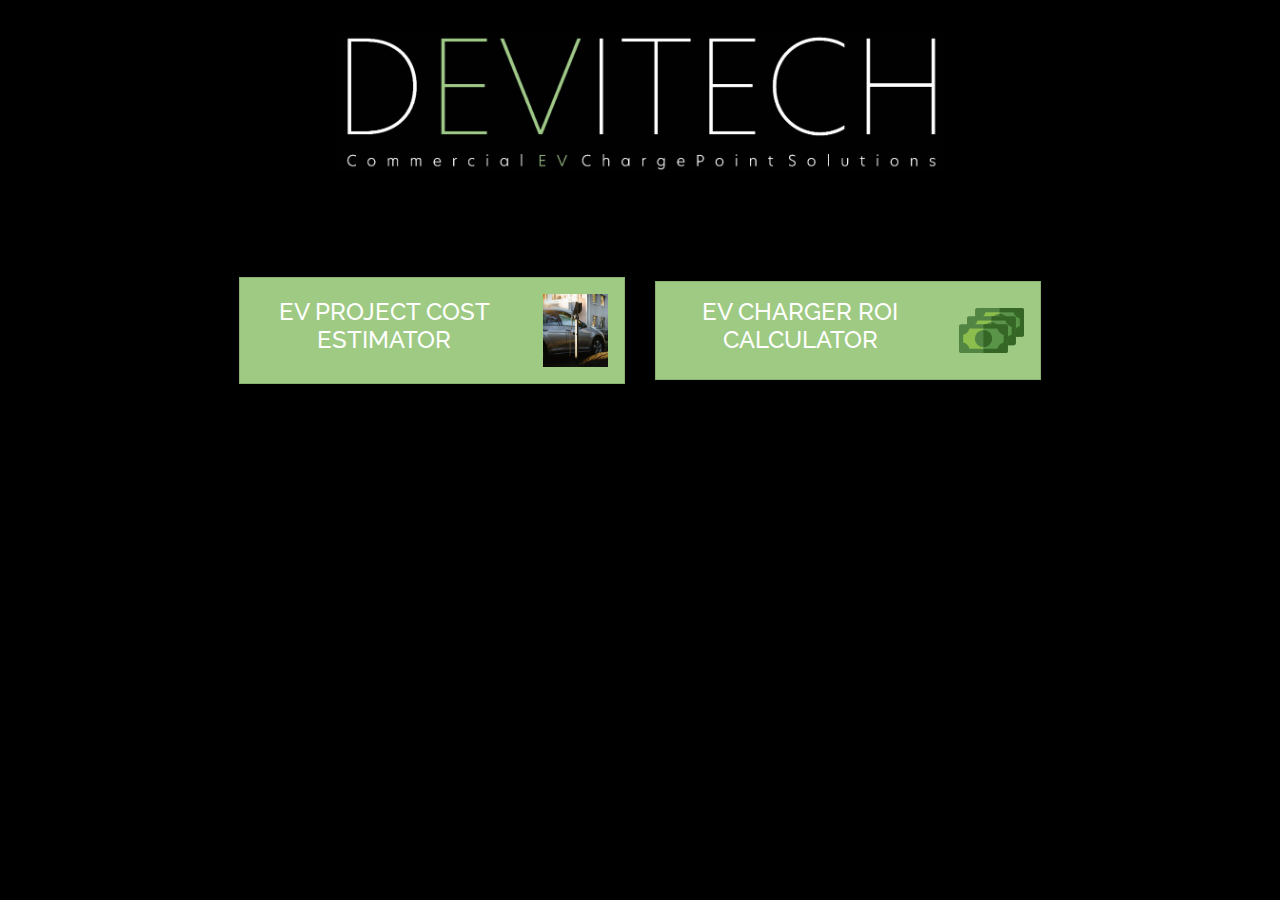
<file: index.html>
<!DOCTYPE html>
<html lang="en">

<head>
    <meta charset="UTF-8"/>
    <meta content="width=device-width, user-scalable=no, initial-scale=1.0, maximum-scale=1.0, minimum-scale=1.0"
          name="viewport"/>
    <meta content="ie=edge" http-equiv="X-UA-Compatible"/>
    <title>Commercial EV Project Estimator</title>

    <link crossorigin="anonymous" href="https://stackpath.bootstrapcdn.com/bootstrap/4.3.1/css/bootstrap.min.css"
          integrity="sha384-ggOyR0iXCbMQv3Xipma34MD+dH/1fQ784/j6cY/iJTQUOhcWr7x9JvoRxT2MZw1T" rel="stylesheet"/>

    <link href="./styling.css" rel="stylesheet"/>
</head>

<!-- 
1./ New logo as attached on all pages (no outline)
2./ Boxes bigger on first page square to fill
3./ Better picture on ROI Calculator box
4,/ Boxes on left of EV Calculator more square (wall mounted etc) to fill
5./ visit our awesome site.. change to visit our website and must be devitech (lower case)
6./ New logo in EV ROI at top
7./ Follow out socials same as 5
8./ "Estimated Vehilees to charge fully a day" to change to "Estimated Vehicles to charge per day" -->


<body>
<div class="container-fluid">
    <div class="row p-3">
        <div class="col-md-12 my-3">
            <h1 class="text-center">
                <img src="./New_logo.jpeg" alt="logo" class="img-fluid w-50">
            </h1>
        </div>
    </div>
    <div class="mainDiv">
        <div class="row p-3 d-flex justify-content-center align-items-center mt-5">
            <div class="col-4">
                <div class="card w-100  p-3 bg-green cal1">
                
                    <div class="row">
                        <div class="col-9 text-center" style="display: flex;
    justify-content: center;
    align-items: center;">
                            <h4>EV PROJECT COST ESTIMATOR</h1>
                        </div>
                        <div class="col-3">
                            <img alt="svg" src="./svg/Easee Stand.jpg" class="img-fluid" width="65"/>
                        </div>
                    </div>
            </div>
            </div>
            <div class="col-4" id="roiCalculator">
                <div class="card w-100  p-3 bg-green cal2">
                
                    <div class="row">
                        <div class="col-9 text-center" style="display: flex;
                        justify-content: center;
                        align-items: center;">
                            <h4>EV CHARGER ROI CALCULATOR</h1>
                        </div>
                        <div class="col-3" >
                            <img alt="svg" src="./svg/money1 (20).svg" class="img-fluid" width="100"/>
                        </div>
                    </div>
            </div>
            </div>
            
        </div>
    </div>
        
        
    </div>
</div>

<script crossorigin="anonymous"
        integrity="sha256-CSXorXvZcTkaix6Yvo6HppcZGetbYMGWSFlBw8HfCJo="
        src="https://code.jquery.com/jquery-3.4.1.min.js"></script>

<script crossorigin="anonymous"
        integrity="sha384-JjSmVgyd0p3pXB1rRibZUAYoIIy6OrQ6VrjIEaFf/nJGzIxFDsf4x0xIM+B07jRM"
        src="https://stackpath.bootstrapcdn.com/bootstrap/4.3.1/js/bootstrap.min.js"></script>


<script src="./logic.js"></script>
</body>

</html>
</file>
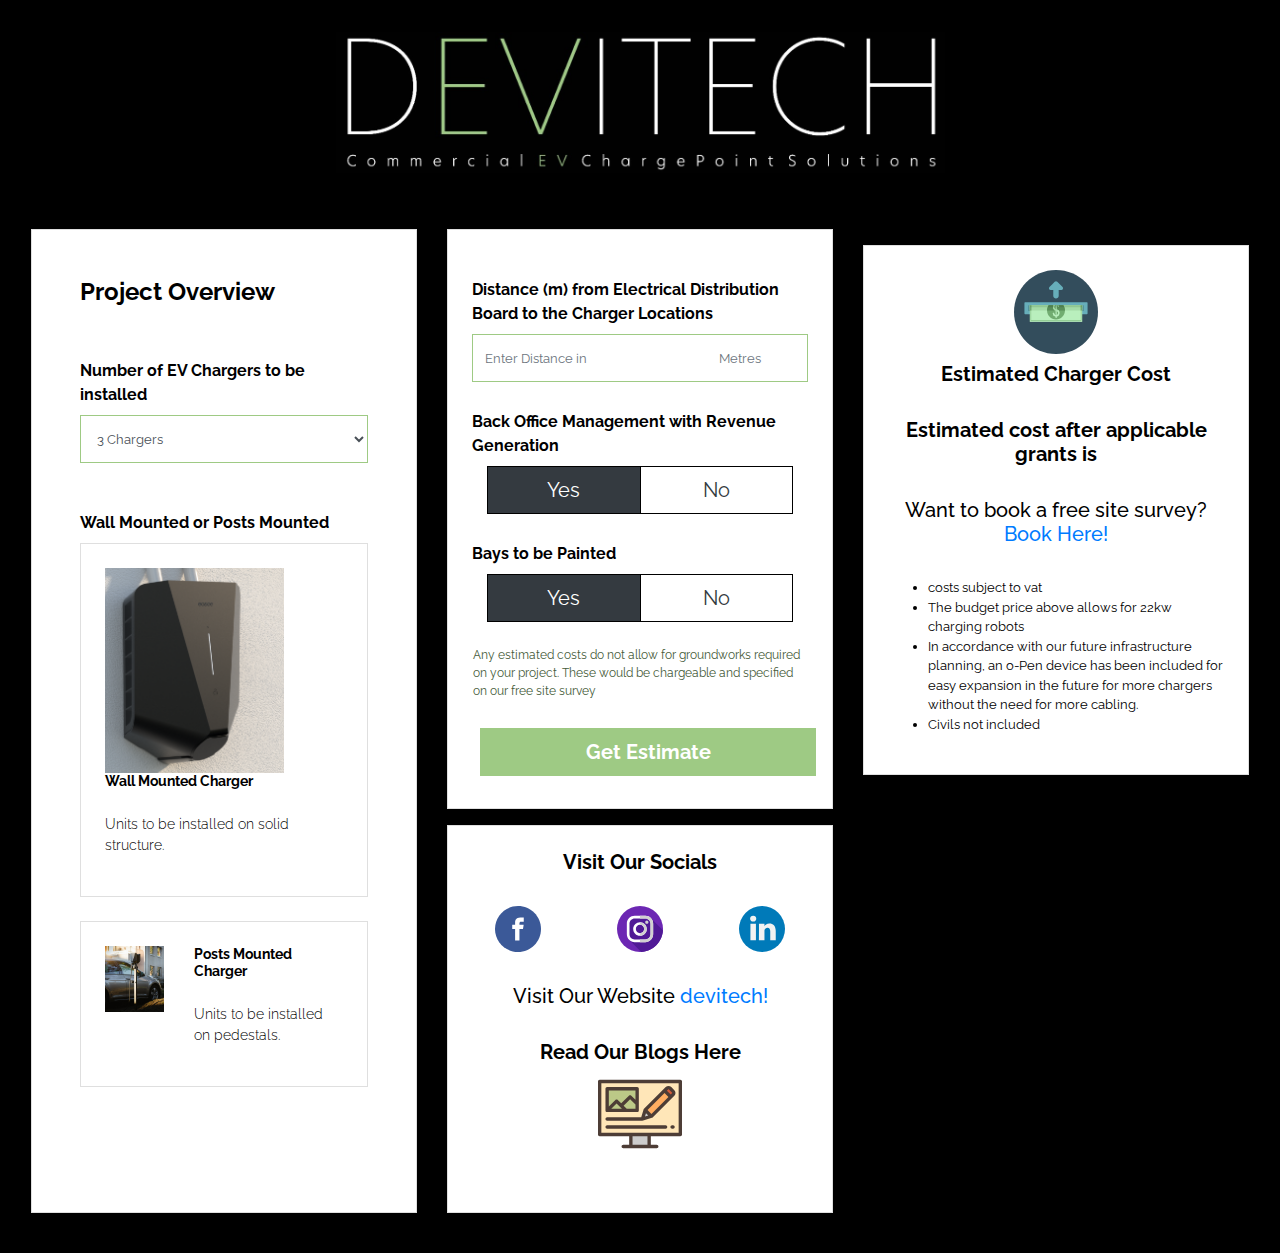
<file: calculator1.html>
<!DOCTYPE html>
<html lang="en">

    <head>
        <meta charset="UTF-8"/>
        <meta content="width=device-width, user-scalable=no, initial-scale=1.0,
            maximum-scale=1.0, minimum-scale=1.0"
            name="viewport"/>
        <meta content="ie=edge" http-equiv="X-UA-Compatible"/>
        <title>Commercial EV Project Estimator</title>

        <link crossorigin="anonymous"
            href="https://stackpath.bootstrapcdn.com/bootstrap/4.3.1/css/bootstrap.min.css"
            integrity="sha384-ggOyR0iXCbMQv3Xipma34MD+dH/1fQ784/j6cY/iJTQUOhcWr7x9JvoRxT2MZw1T"
            rel="stylesheet"/>

        <link href="./styling.css" rel="stylesheet"/>
    </head>

    <body>
        <div class="container-fluid">
            <div class="row p-3">
                <div class="col-md-12 my-3">
                    <h1 class="text-center">
                        <img src="./New_logo.jpeg" alt="logo" class="img-fluid
                            w-50">
                    </h1>
                </div>
            </div>

            <div class="calculator1">
                <div class="row p-3">



                    <div class="col-md-4 col-lg-4 mb-4 d-flex">
                        <div class="card w-100 p-5 card w-100 -bottom">
                            <div id="part-1">
                                <h4 class="bold mb-5">Project Overview</h4>


                                <div class="row">
                                    <div class="col-md-12 mt-1">
                                        <label for="evChargers">Number of EV
                                            Chargers to be installed</label>
                                        <select class="form-control"
                                            id="evChargers" name="evChargers">
                                            <option value="1">1 Charger</option>
                                            <option value="2">2 Chargers</option>
                                            <option value="3" selected>3
                                                Chargers</option>
                                            <option value="4">4 Chargers</option>
                                            <option value="5">5 Chargers</option>
                                            <option value="6">6 Chargers</option>
                                            <option value="7">7 Chargers</option>
                                            <option value="8">8 Chargers</option>
                                        </select>

                                        <br/>
                                        </div>
                                    </div>

                                    <input id="typeOfCharger" type="hidden"
                                        value="0" />

                                    <label class="mt-4">Wall Mounted or Posts
                                        Mounted</label>
                                    <div class="row">
                                        <div class="col-md-12">
                                            <div class="card w-100 h-100 p-4
                                                constructionOption align-cente"
                                                id="newConstruction">
                                                <div class="row">
                                                    <div class="col-md-12">
                                                        <img alt="img"
                                                            class="img-fluid
                                                            w-75"
                                                            src="./svg/Easee%20wall.png"
                                                            />
                                                    </div>
                                                    <div class="col-md-12">
                                                        <h6 class="headline">Wall
                                                            Mounted Charger</h6>
                                                        <p class="desc mt-4">
                                                            Units to be
                                                            installed on solid
                                                            structure.
                                                        </p>
                                                    </div>
                                                </div>
                                            </div>
                                        </div>
                                        <br>
                                        <div class="col-md-12 mt-4">
                                            <div class="card w-100 h-100 p-4
                                                constructionOption"
                                                id="garageUpdate">
                                                <div class="row">
                                                    <div class="col-md-4">
                                                        <img alt="img"
                                                            class="img-responsive
                                                            w-100"
                                                            src="./svg/Easee%20Stand.jpg"/>
                                                    </div>
                                                    <div class="col-md-8">
                                                        <h6 class="headline">Posts
                                                            Mounted Charger</h6>
                                                        <p class="desc mt-4">
                                                            Units to be
                                                            installed on
                                                            pedestals.
                                                        </p>
                                                    </div>
                                                </div>
                                            </div>
                                        </div>
                                    </div>


                                </div>
                            </div>
                        </div>
                        <div class="col-md-4 col-lg-4 mb-4">
                            <div class="card w-100 card w-100 -top p-4">
                                <div class="row mt-4">

                                    <div class="col-md-12">
                                        <label for="squareFootage">Distance (m)
                                            from Electrical Distribution Board
                                            to the Charger
                                            Locations</label>

                                        <input class="form-control"
                                            id="squareFootage"
                                            name="squareFootage"
                                            placeholder="Enter Distance in
                                            Metres" type="number">
                                    </div>
                                </div>



                                <div class="row mt-4">
                                    <div class="col-md-12 mt-1">
                                        <label>Back Office Management with
                                            Revenue Generation</label>
                                        <div class="btn-group btn-group-toggle
                                            btn-group-lg col-md-12"
                                            data-toggle="buttons">
                                            <label class="btn btn-outline-dark
                                                w-100 active" id="backYes">
                                                <input autocomplete="off"
                                                    checked class="col-md-12"
                                                    name="backs" type="radio"
                                                    value="yes"/>
                                                Yes
                                            </label>
                                            <label class="btn btn-outline-dark
                                                w-100" id="backNo">
                                                <input autocomplete="off"
                                                    class="col-md-12"
                                                    name="backs" type="radio"
                                                    value="no"/>
                                                No
                                            </label>

                                        </div>
                                    </div>
                                </div>


                                <div class="row mt-4">
                                    <div class="col-md-12 mt-1">
                                        <label>Bays to be Painted</label>
                                        <div class="btn-group btn-group-toggle
                                            btn-group-lg col-md-12"
                                            data-toggle="buttons">
                                            <label class="btn btn-outline-dark
                                                active w-100" id="bayYes">
                                                <input autocomplete="off"
                                                    checked class="col-md-12"
                                                    name="bay" type="radio"
                                                    value="yes"/>
                                                Yes
                                            </label>
                                            <label class="btn btn-outline-dark
                                                w-100" id="bayNo">
                                                <input autocomplete="off"
                                                    class="col-md-12" name="bay"
                                                    type="radio"
                                                    value="no"/>
                                                No
                                            </label>
                                        </div>
                                    </div>


                                    <div class="col-md-12 mt-4 pl-3">
                                        <p style="font-size: 12px;color:
                                            #465b39">Any estimated costs do not
                                            allow for groundworks required on
                                            your project. These would be
                                            chargeable and specified on our free
                                            site survey</p>
                                    </div>
                                </div>

                                <div class="row mt-1">
                                    <div class="col-md-12">
                                        <button class="m-2 btn btn-success
                                            btn-lg btn-block" id="modalOpen"
                                            type="button">
                                            Get Estimate
                                        </button>
                                    </div>




                                    <!-- Modal -->

                                </div>
                            </div>
                            <div class="card w-100 p-4 mt-3">
                                <div class="row">

                                    <div class="col-md-12">
                                        <h5 class="bold text-center">Visit Our
                                            Socials</h5>
                                        <br>
                                        <div class="row">
                                            <div class="col-md-4">
                                                <h6 class="text-center">
                                                    <a
                                                        href="https://www.facebook.com/Devitech-106582868863395"
                                                        target="_blank">
                                                        <img src="./svg/fb.svg"
                                                            alt="fb"
                                                            class="img-fluid
                                                            w-50">
                                                    </a>
                                                </h6>
                                            </div>
                                            <div class="col-md-4">
                                                <h6 class="text-center">
                                                    <a
                                                        href="https://www.instagram.com/devitech.ev/"
                                                        target="_blank">
                                                        <img
                                                            src="./svg/insta.svg"
                                                            alt="fb"
                                                            class="img-fluid
                                                            w-50">
                                                    </a>
                                                </h6>
                                            </div>
                                            <div class="col-md-4">
                                                <h6 class="text-center">
                                                    <a
                                                        href="https://www.linkedin.com/company/devitech-part-of-the-darcy-group/"
                                                        target="_blank">
                                                        <img
                                                            src="./svg/linkedin.svg"
                                                            alt="fb"
                                                            class="img-fluid
                                                            w-50">
                                                    </a>
                                                </h6>
                                            </div>
                                        </div>

                                        <br>
                                        <h5 class="text-center">Visit Our
                                            Website <a
                                                href="https://devitech.co.uk/">devitech!</a></h5>
                                        <br>
                                        <h5 class="bold text-center">Read Our
                                            Blogs Here</h5>
                                        <h6 class="text-center">
                                            <a
                                                href="https://devitech.co.uk/blog"
                                                target="_blank">
                                                <img src="./svg/blog.svg"
                                                    alt="fb" class="img-fluid
                                                    w-25">
                                            </a>
                                        </h6>


                                        <br>
                                    </div>
                                </div>
                            </div>
                        </div>
                        <div class="col-md-4 col-lg-4 mb-4 sticky-top"
                            id="resultsDiv">
                            <div class="card w-100 p-4 mt-3">
                                <div class="row">

                                    <div class="col-md-12">
                                        <h1 class="text-center"><img alt="svg"
                                                src="./money.svg"
                                                class="img-fluid w-25"/></h1>
                                        <h5 class="bold text-center">Estimated
                                            Charger Cost</h5>
                                        <h3 class="big gold text-center"
                                            id="estimatedConstructionCost"></h3>
                                        <br>
                                        <h5 class="bold text-center">Estimated
                                            cost after applicable grants is</h5>
                                        <h3 class="big gold text-center"
                                            id="estimatedConstructionCostWithGrant"></h3>
                                        <br>
                                        <h5 class="text-center">Want to book a
                                            free site survey? <a
                                                href="https://devitech.co.uk/free-site-survey">Book
                                                Here!</a></h5>
                                        <br>
                                        <ul style="font-size: 13px">
                                            <li>costs subject to vat</li>
                                            <li>The budget price above allows
                                                for 22kw charging robots</li>
                                            <li>In accordance with our future
                                                infrastructure planning, an
                                                o-Pen device has been included
                                                for easy expansion in the future
                                                for more chargers without the
                                                need for more cabling.
                                            </li>
                                            <li>Civils not included</li>
                                        </ul>
                                    </div>
                                </div>
                            </div>





                        </div>
                    </div>
                </div>
                <div aria-hidden="true" aria-labelledby="exampleModalLabel"
                    class="modal fade" id="exampleModal"
                    role="dialog" tabindex="-1">
                    <div class="modal-dialog modal-dialog-scrollable"
                        role="document">
                        <div class="modal-content">
                            <div class="modal-header">
                                <h5 class="modal-title" id="exampleModalLabel">
                                    Company Information
                                </h5>
                                <button aria-label="Close" class="close"
                                    data-dismiss="modal" type="button">
                                    <span aria-hidden="true">&times;</span>
                                </button>
                            </div>
                            <div class="modal-body">
                                <form id="companyInfoForm">
                                    <div class="form-group">
                                        <label for="textName">Name</label>
                                        <input aria-describedby="emailHelp"
                                            class="form-control" id="textName"
                                            placeholder="Enter Name"
                                            type="text">
                                    </div>
                                    <div class="form-group">
                                        <label for="textEmail">Email Address</label>
                                        <input class="form-control"
                                            id="textEmail" placeholder="Enter
                                            Email Address"
                                            type="email">
                                        <small class="form-text text-muted"
                                            id="emailHelp">We'll never share
                                            your email with anyone else.</small>
                                    </div>
                                    <div class="form-group">
                                        <label for="textContact">Contact</label>
                                        <input class="form-control"
                                            id="textContact" placeholder="Enter
                                            Contact Number"
                                            type="text">
                                    </div>
                                    <div class="form-group">
                                        <label for="textIndustry">Industry</label>
                                        <select class="form-control"
                                            id="textIndustry">
                                            <option value="Offices" selected>Offices</option>
                                            <option value="Hotels">Hotels</option>
                                            <option value="Leisure">Leisure</option>
                                            <option value="Manufacturing">Manufacturing</option>
                                            <option value="Golf Courses">Golf
                                                courses</option>
                                            <option value="Retail">Retail</option>
                                            <option value="Car Park Operator">Car
                                                Park Operator</option>
                                            <option value="Gyms/Spa">Gyms / Spa</option>
                                            <option value="Construction">Construction</option>
                                            <option value="Rail">Rail</option>
                                            <option value="Restaurant">Restaurant</option>
                                            <option value="Other">Other</option>
                                        </select>
                                    </div>
                                    <div class="form-group">
                                        <label for="noEmployees">Number of
                                            Employees</label>
                                        <input class="form-control"
                                            id="noEmployees" placeholder="Enter
                                            Number of Employees"
                                            type="number">
                                    </div>

                                </form>
                            </div>
                            <div class="modal-footer">
                                <button class="btn btn-secondary"
                                    data-dismiss="modal" type="button">
                                    Close
                                </button>
                                <button class="btn btn-secondary" id="btnSave"
                                    type="button">
                                    Get Result!
                                </button>
                            </div>
                        </div>
                    </div>
                </div>



            </div>
        </div>

        <script crossorigin="anonymous"
            integrity="sha256-CSXorXvZcTkaix6Yvo6HppcZGetbYMGWSFlBw8HfCJo="
            src="https://code.jquery.com/jquery-3.4.1.min.js"></script>

        <script crossorigin="anonymous"
            integrity="sha384-JjSmVgyd0p3pXB1rRibZUAYoIIy6OrQ6VrjIEaFf/nJGzIxFDsf4x0xIM+B07jRM"
            src="https://stackpath.bootstrapcdn.com/bootstrap/4.3.1/js/bootstrap.min.js"></script>
        <script src="./logic.js"></script>
    </body>

</html>
</file>
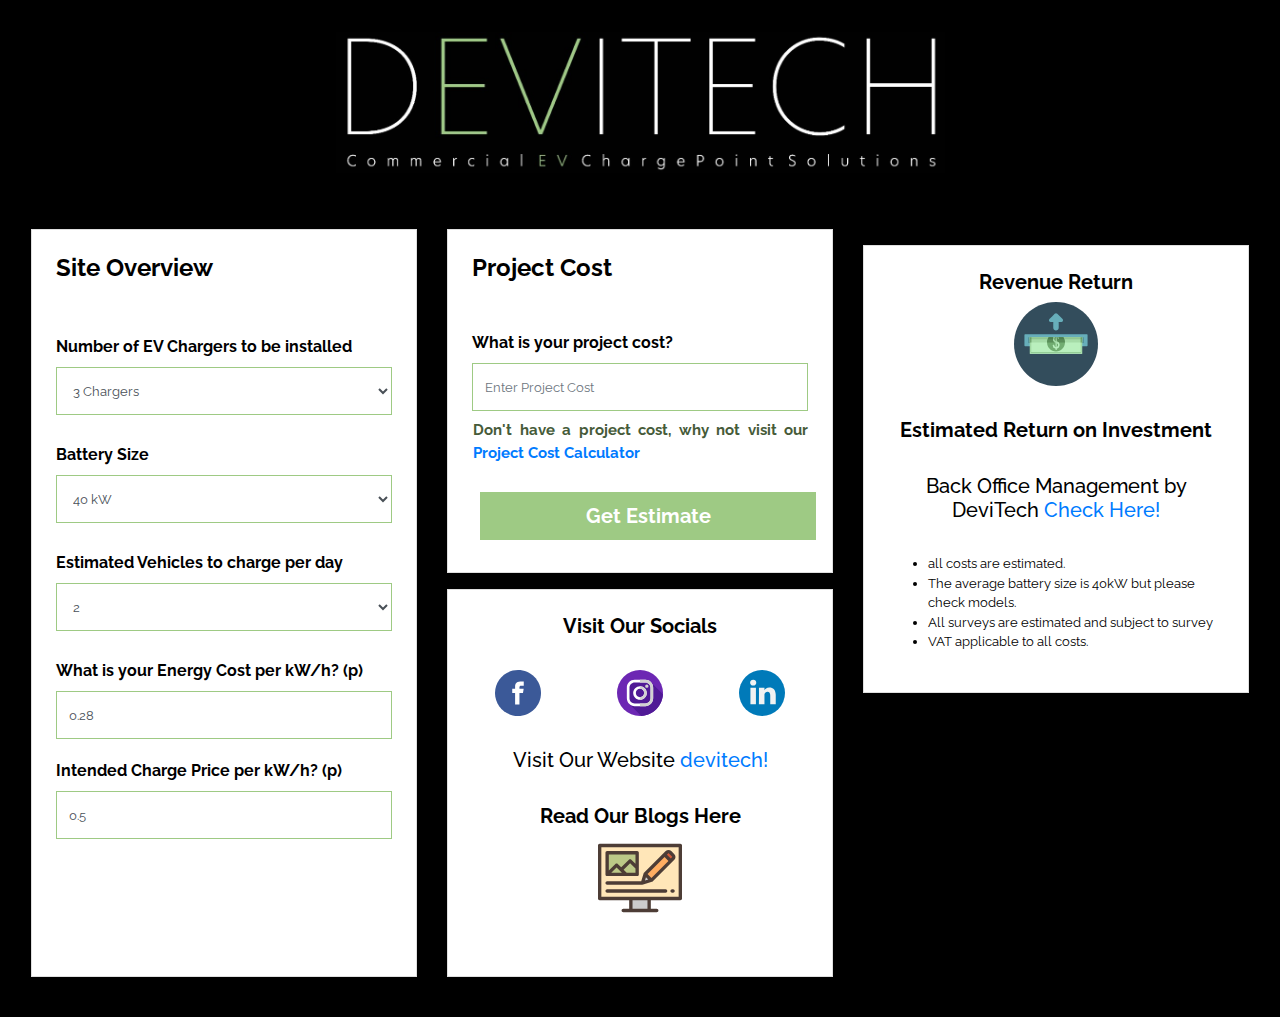
<file: calculator2.html>
<!DOCTYPE html>
<html lang="en">

<head>
    <meta charset="UTF-8"/>
    <meta content="width=device-width, user-scalable=no, initial-scale=1.0, maximum-scale=1.0, minimum-scale=1.0"
          name="viewport"/>
    <meta content="ie=edge" http-equiv="X-UA-Compatible"/>
    <title>Commercial EV Project Estimator</title>

    <link crossorigin="anonymous" href="https://stackpath.bootstrapcdn.com/bootstrap/4.3.1/css/bootstrap.min.css"
          integrity="sha384-ggOyR0iXCbMQv3Xipma34MD+dH/1fQ784/j6cY/iJTQUOhcWr7x9JvoRxT2MZw1T" rel="stylesheet"/>

    <link href="./styling.css" rel="stylesheet"/>
</head>

<body>
<div class="container-fluid">
    <div class="row p-3">
        <div class="col-md-12 my-3">
            <h1 class="text-center">
                <img src="./New_logo.jpeg" alt="logo" class="img-fluid w-50">
            </h1>
        </div>
    </div>
    <div aria-hidden="true" aria-labelledby="exampleModalLabel" class="modal fade" id="exampleModal"
                             role="dialog" tabindex="-1">
                            <div class="modal-dialog modal-dialog-scrollable" role="document">
                                <div class="modal-content">
                                    <div class="modal-header">
                                        <h5 class="modal-title" id="exampleModalLabel">
                                            Company Information
                                        </h5>
                                        <button aria-label="Close" class="close" data-dismiss="modal" type="button">
                                            <span aria-hidden="true">&times;</span>
                                        </button>
                                    </div>
                                    <div class="modal-body">
                                        <form id="companyInfoForm">
                                            <div class="form-group">
                                                <label for="textName">Name</label>
                                                <input aria-describedby="emailHelp" class="form-control" id="textName"
                                                       placeholder="Enter Name" type="text">
                                            </div>
                                            <div class="form-group">
                                                <label for="textEmail">Email Address</label>
                                                <input class="form-control" id="textEmail" placeholder="Enter Email Address"
                                                       type="email">
                                                <small class="form-text text-muted" id="emailHelp">We'll never share
                                                    your email with anyone else.</small>
                                            </div>
                                            <div class="form-group">
                                                <label for="textContact">Contact</label>
                                                <input class="form-control" id="textContact" placeholder="Enter Contact Number"
                                                       type="text">
                                            </div>
                                            <div class="form-group">
                                                <label for="textIndustry">Industry</label>
                                                <select class="form-control" id="textIndustry">
                                                    <option value="Offices" selected>Offices</option>
                                                    <option value="Hotels">Hotels</option>
                                                    <option value="Leisure">Leisure</option>
                                                    <option value="Manufacturing">Manufacturing</option>
                                                    <option value="Golf Courses">Golf courses</option>
                                                    <option value="Retail">Retail</option>
                                                    <option value="Car Park Operator">Car Park Operator</option>
                                                    <option value="Gyms/Spa">Gyms / Spa</option>
                                                    <option value="Construction">Construction</option>
                                                    <option value="Rail">Rail</option>
                                                    <option value="Restaurant">Restaurant</option>
                                                    <option value="Other">Other</option>
                                                </select>
                                            </div>
                                            <div class="form-group">
                                                <label for="noEmployees">Number of Employees</label>
                                                <input class="form-control" id="noEmployees" placeholder="Enter Number of Employees"
                                                       type="number">
                                            </div>
    
                                        </form>
                                    </div>
                                    <div class="modal-footer">
                                        <button class="btn btn-secondary" data-dismiss="modal" type="button">
                                            Close
                                        </button>
                                        <button class="btn btn-secondary" id="btnSave" type="button">
                                            Get Result!
                                        </button>
                                    </div>
                                </div>
                            </div>
                        </div>
    <div class="calculator2">
        <div class="row p-3">
        
            <div class="col-md-4 col-lg-4 mb-4 d-flex">
                <div class="card w-100  p-4 card w-100 -bottom">
                    <div id="part-1">
                        <h4 class="bold mb-5">Site Overview</h4>
    
    
                        <div class="row">
                            <div class="col-md-12 mt-1">
                                <label for="evChargers2">Number of EV Chargers to be installed</label>
                                <select class="form-control" id="evChargers2" name="evChargers2">
                                    <option value="1">1 Charger</option>
                                    <option value="2">2 Chargers</option>
                                    <option value="3" selected>3 Chargers</option>
                                    <option value="4">4 Chargers</option>
                                    <option value="5">5 Chargers</option>
                                    <option value="6">6 Chargers</option>
                                    <option value="7">7 Chargers</option>
                                    <option value="8">8 Chargers</option>
                                    <option value="9">9 Chargers</option>
                                    <option value="10">10 Chargers</option>
                                    <option value="11">11 Chargers</option>
                                    <option value="12">12 Chargers</option>
                                    <option value="13">13 Chargers</option>
                                    <option value="14">14 Chargers</option>
                                    <option value="15">15 Chargers</option>
                                    <option value="16">16 Chargers</option>
                                    <option value="17">17 Chargers</option>
                                    <option value="18">18 Chargers</option>
                                    <option value="19">19 Chargers</option>
                                    <option value="20">20 Chargers</option>
    
                                </select>
    
                                <br/>
                            </div>
                        </div>

                        <div class="row">
                            <div class="col-md-12 mt-1">
                                <label for="batterySize">Battery Size</label>
                                <select class="form-control" id="batterySize" name="batterySize">
                                    <option value="35">35 kW</option>
                                    <option value="40" selected>40 kW</option>
                                    <option value="45">45 kW</option>
                                    <option value="50">50 kW</option>
                                    <option value="55">55 kW</option>
                                    <option value="60">60 kW</option>
                                    <option value="65">65 kW</option>
                                    <option value="70">70 kW</option>
                                    <option value="75">75 kW</option>
                                    <option value="80">80 kW</option>
                                    <option value="95">95 kW</option>
                                    <option value="100">100 kW</option>
                                </select>
    
                                <br/>
                            </div>
                        </div>

                        <div class="row">
                            <div class="col-md-12 mt-1">
                                <label for="noVehicles">Estimated Vehicles to charge per day</label>
                                <select class="form-control" id="noVehicles" name="noVehicles">
                                    <option value="1">1</option>
                                    <option value="2" selected>2</option>
                                    <option value="3">3</option>
                                    <option value="4">4</option>
                                    <option value="5">5</option>
                                    <option value="6">6</option>
                                    <option value="7">7</option>
                                    <option value="8">8</option>
                                    <option value="9">9</option>
                                    <option value="10">10</option>
                                </select>
    
                                <br/>
                            </div>
                        </div>
    
                        <div class="row mb-3">
                            <div class="col-md-12 mt-1">
                                <label for="energyCost">What is your Energy Cost per kW/h? (p)</label>
        
                                <input class="form-control" id="energyCost" name="energyCost"
                                       placeholder="Enter Energy Cost" type="number" step="0.1" value="0.28">
                            </div>
                        </div>

                        <div class="row">
                            <div class="col-md-12 mt-1">
                                <label for="chargeCost">Intended Charge Price per kW/h? (p)</label>
        
                                <input class="form-control" id="chargeCost" name="chargeCost"
                                       placeholder="Enter Charge Price" type="number" step="0.1" value="0.5">
                            </div>
                        </div>
                    </div>
                </div>
            </div>
            <div class="col-md-4 col-lg-4 mb-4 ">
                <div class="card w-100  card w-100 -top p-4 d-flex">
                    <div class="row">
                        
                        <div class="col-md-12">
                            <h4 class="bold mb-5">Project Cost</h4>
                            <label for="projectCost">What is your project cost?</label>
    
                            <input class="form-control" id="projectCost" name="projectCost"
                                   placeholder="Enter Project Cost" type="number">
                        </div>
                    </div>
    
                    <div class="row mt-1">
                        
                        <div class="col-md-12 mt-1 pl-3">
                            <p style="font-size: 15px; font-weight: bold; text-align: justify; color: #465b39">Don't have a project cost, why not visit our <a href="#" class="btnProjectCalculator">Project Cost Calculator</a></p>
                        </div>
                    </div>
    
                    <div class="row mt-1">
                        <div class="col-md-12">
                            <button class="m-2 btn btn-success btn-lg btn-block modalOpen" id="calc2" type="button">
                                Get Estimate
                            </button>
                        </div>
                    </div>
                </div>
                <div class="card w-100  p-4 mt-3">
                    <div class="row">
    
                        <div class="col-md-12">
                            <h5 class="bold text-center">Visit Our Socials</h5>
                            <br>
                            <div class="row">
                                <div class="col-md-4">
                                    <h6 class="text-center">
                                        <a href="https://www.facebook.com/Devitech-106582868863395" target="_blank">
                                            <img src="./svg/fb.svg" alt="fb" class="img-fluid w-50">
                                        </a>
                                    </h6>
                                </div>
                                <div class="col-md-4">
                                    <h6 class="text-center">
                                        <a href="https://www.instagram.com/devitech.ev/" target="_blank">
                                            <img src="./svg/insta.svg" alt="fb" class="img-fluid w-50">
                                        </a>
                                    </h6>
                                </div>
                                <div class="col-md-4">
                                    <h6 class="text-center">
                                        <a href="https://www.linkedin.com/company/devitech-part-of-the-darcy-group/" target="_blank">
                                            <img src="./svg/linkedin.svg" alt="fb" class="img-fluid w-50">
                                        </a>
                                    </h6>
                                </div>
                            </div>
    
                            <br>
                            <h5 class="text-center">Visit Our Website <a href="https://devitech.co.uk/">devitech!</a></h5>
                            <br>
                            <h5 class="bold text-center">Read Our Blogs Here</h5>
                            <h6 class="text-center">
                                <a href="https://devitech.co.uk/blog" target="_blank">
                                    <img src="./svg/blog.svg" alt="fb" class="img-fluid w-25">
                                </a>
                            </h6>
    
    
                            <br>
                        </div>
                    </div>
                </div>
            </div>
            <div class="col-md-4 col-lg-4 mb-4 sticky-top" id="resultsDiv2">
                <div class="card w-100  p-4 mt-3">
                    <div class="row">
    
                        <div class="col-md-12">
                            
                            <h5 class="bold text-center">Revenue Return</h5>
                            <h1 class="text-center"><img alt="svg" src="./money.svg" class="img-fluid w-25"/></h1>
                            <!-- <h3 class="big gold text-center" id="estimatedConstructionCost"></h3> -->
                            <br>
                            <h5 class="bold text-center">Estimated Return on Investment</h5>
                            <h3 class="big gold text-center" id="estimatedConstructionCostWithGrant2"></h3>
                            <br>
                            <h5 class="text-center">Back Office Management by DeviTech <a href="https://devitech.co.uk/back-office">Check Here!</a></h5>
                            <br>
                            <ul style="font-size: 13px">
                                <li>all costs are estimated.</li>
                                <li>The average battery size is 40kW but please check models.</li>
                                <li>All surveys are estimated and subject to survey
                                </li>
                                <li>VAT applicable to all costs.</li>
                            </ul>
                        </div>
                    </div>
                </div>
    
    
                
    
    
            </div>
        </div>
    </div>

        
        
    </div>
</div>

<script crossorigin="anonymous"
        integrity="sha256-CSXorXvZcTkaix6Yvo6HppcZGetbYMGWSFlBw8HfCJo="
        src="https://code.jquery.com/jquery-3.4.1.min.js"></script>

<script crossorigin="anonymous"
        integrity="sha384-JjSmVgyd0p3pXB1rRibZUAYoIIy6OrQ6VrjIEaFf/nJGzIxFDsf4x0xIM+B07jRM"
        src="https://stackpath.bootstrapcdn.com/bootstrap/4.3.1/js/bootstrap.min.js"></script>


<script src="./logic.js"></script>
</body>

</html>
</file>
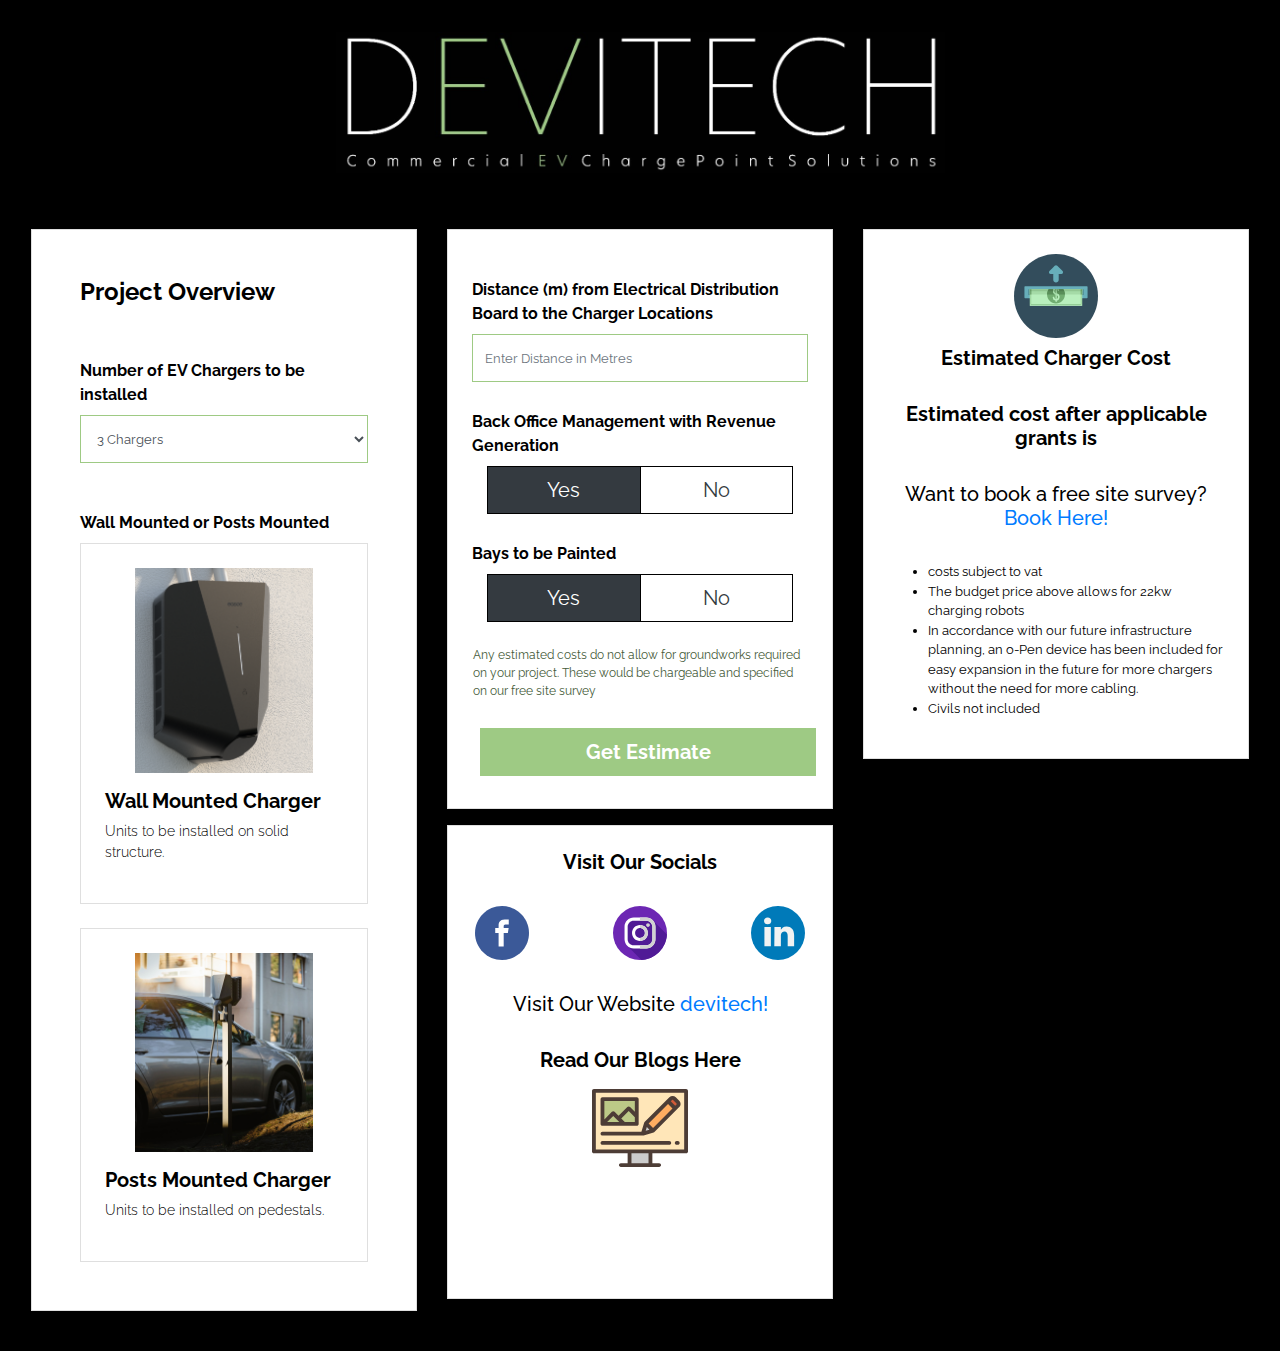
<file: revised_15_Nov_2022_evcalculator/calculator1.html>
<!DOCTYPE html>
<html lang="en">

<head>
    <meta charset="UTF-8"/>
    <meta content="width=device-width, user-scalable=no, initial-scale=1.0, maximum-scale=1.0, minimum-scale=1.0"
          name="viewport"/>
    <meta content="ie=edge" http-equiv="X-UA-Compatible"/>
    <title>Commercial EV Project Estimator</title>

    <link crossorigin="anonymous" href="https://stackpath.bootstrapcdn.com/bootstrap/4.3.1/css/bootstrap.min.css"
          integrity="sha384-ggOyR0iXCbMQv3Xipma34MD+dH/1fQ784/j6cY/iJTQUOhcWr7x9JvoRxT2MZw1T" rel="stylesheet"/>

    <link href="./styling.css" rel="stylesheet"/>
</head>

<body>
<div class="container-fluid">
    <div class="row p-3">
        <div class="col-md-12 my-3">
            <h1 class="text-center">
                <img src="./New_logo.jpeg" alt="logo" class="img-fluid w-50">
            </h1>
        </div>
    </div>
    
    <div class="calculator1">
        <div class="row p-3">
        

        
            <div class="col-md-4 col-lg-4 mb-4 d-flex">
                <div class="card w-100  p-5 card w-100 -bottom">
                    <div id="part-1">
                        <h4 class="bold mb-5">Project Overview</h4>
    
    
                        <div class="row">
                            <div class="col-md-12 mt-1">
                                <label for="evChargers">Number of EV Chargers to be installed</label>
                                <select class="form-control" id="evChargers" name="evChargers">
                                    <option value="1">1 Charger</option>
                                    <option value="2">2 Chargers</option>
                                    <option value="3" selected>3 Chargers</option>
                                    <option value="4">4 Chargers</option>
                                    <option value="5">5 Chargers</option>
                                    <option value="6">6 Chargers</option>
                                    <option value="7">7 Chargers</option>
                                    <option value="8">8 Chargers</option>
    
                                </select>
    
                                <br/>
                            </div>
                        </div>
    
                        <input id="typeOfCharger" type="hidden" value="0" />
    
                        <label class="mt-4" >Wall Mounted or Posts Mounted</label>
                        <div class="row">
                            <div class="col-md-12">
    
    
                                <div class="card w-100  h-100 p-4 constructionOption" id="newConstruction">
                                    <div class="row">
                                        <div class="col-md-12 text-center">
                                            <img alt="img" class="img-fluid w-75" src="./svg/Easee%20wall.png"/>
                                        </div>
                                        <div class="col-md-12 mt-3">
                                            <h1 class="headline">Wall Mounted Charger</h1>
                                            <p class="desc mt-2">
                                                Units to be installed on solid structure.
                                            </p>
                                        </div>
                                    </div>
                                </div>
                            </div>
                            <br>
                            <div class="col-md-12 mt-4">
                                <div class="card w-100  h-100 p-4 constructionOption" id="garageUpdate">
                                    <div class="row">
                                        <div class="col-md-12 text-center">
                                            <img alt="img" class="img-fluid w-75" src="./svg/Easee%20Stand.jpg"/>
                                        </div>
                                        <div class="col-md-12 mt-3">
                                            <h1 class="headline">Posts Mounted Charger</h1>
                                            <p class="desc mt-2">
                                                Units to be installed on pedestals.
                                            </p>
                                        </div>
                                    </div>

                                </div>
                            </div>
                        </div>
    
                        
                    </div>
                </div>
            </div>
            <div class="col-md-4 col-lg-4 mb-4">
                <div class="card w-100  card w-100 -top p-4">
                    <div class="row mt-4">
    
                        <div class="col-md-12">
                            <label for="squareFootage">Distance (m) from Electrical Distribution Board to the Charger
                                Locations</label>
    
                            <input class="form-control" id="squareFootage" name="squareFootage"
                                   placeholder="Enter Distance in Metres" type="number">
                        </div>
                    </div>
    
    
    
                    <div class="row mt-4">
                        <div class="col-md-12 mt-1">
                            <label>Back Office Management with Revenue Generation</label>
                            <div class="btn-group btn-group-toggle btn-group-lg col-md-12" data-toggle="buttons">
                                <label class="btn btn-outline-dark w-100 active" id="backYes">
                                    <input autocomplete="off" checked class="col-md-12" name="backs" type="radio"
                                           value="yes"/>
                                    Yes
                                </label>
                                <label class="btn btn-outline-dark w-100" id="backNo">
                                    <input autocomplete="off" class="col-md-12" name="backs" type="radio"
                                           value="no"/>
                                    No
                                </label>
    
                            </div>
                        </div>
                    </div>
    
    
                    <div class="row mt-4">
                        <div class="col-md-12 mt-1">
                            <label>Bays to be Painted</label>
                            <div class="btn-group btn-group-toggle btn-group-lg col-md-12" data-toggle="buttons">
                                <label class="btn btn-outline-dark active w-100" id="bayYes">
                                    <input autocomplete="off" checked class="col-md-12" name="bay" type="radio"
                                           value="yes"/>
                                    Yes
                                </label>
                                <label class="btn btn-outline-dark w-100" id="bayNo">
                                    <input autocomplete="off" class="col-md-12" name="bay" type="radio"
                                           value="no"/>
                                    No
                                </label>
                            </div>
                        </div>
    
    
                        <div class="col-md-12 mt-4 pl-3">
                            <p style="font-size: 12px;color: #465b39">Any estimated costs do not allow for groundworks required on your project. These would be
                                chargeable and specified on our free site survey</p>
                        </div>
                    </div>
    
                    <div class="row mt-1">
                        <div class="col-md-12">
                            <button class="m-2 btn btn-success btn-lg btn-block" id="modalOpen" type="button">
                                Get Estimate
                            </button>
                        </div>
    
    
    
    
                        <!-- Modal -->
                        
                    </div>
                </div>
                <div class="card w-100  pt-4 mt-3" style="padding-bottom:90px ;">
                    <div class="row">
    
                        <div class="col-md-12">
                            <h5 class="bold text-center">Visit Our Socials</h5>
                            <br>
                            <div class="row">
                                <div class="col-md-4">
                                    <h6 class="text-center">
                                        <a href="https://www.facebook.com/Devitech-106582868863395" target="_blank">
                                            <img src="./svg/fb.svg" alt="fb" class="img-fluid w-50">
                                        </a>
                                    </h6>
                                </div>
                                <div class="col-md-4">
                                    <h6 class="text-center">
                                        <a href="https://www.instagram.com/devitech.ev/" target="_blank">
                                            <img src="./svg/insta.svg" alt="fb" class="img-fluid w-50">
                                        </a>
                                    </h6>
                                </div>
                                <div class="col-md-4">
                                    <h6 class="text-center">
                                        <a href="https://www.linkedin.com/company/devitech-part-of-the-darcy-group/" target="_blank">
                                            <img src="./svg/linkedin.svg" alt="fb" class="img-fluid w-50">
                                        </a>
                                    </h6>
                                </div>
                            </div>
    
                            <br>
                            <h5 class="text-center">Visit Our Website <a href="https://devitech.co.uk/">devitech!</a></h5>
                            <br>
                            <h5 class="bold text-center">Read Our Blogs Here</h5>
                            <h6 class="text-center">
                                <a href="https://devitech.co.uk/blog" target="_blank">
                                    <img src="./svg/blog.svg" alt="fb" class="img-fluid w-25">
                                </a>
                            </h6>
    
                            <br>
                        </div>
                    </div>
                </div>
            </div>
            <div class="col-md-4 col-lg-4 mb-4 sticky-top" id="resultsDiv">
                <div class="card w-100 p-4">
                    <div class="row">
    
                        <div class="col-md-12">
                            <h1 class="text-center"><img alt="svg" src="./money.svg" class="img-fluid w-25"/></h1>
                            <h5 class="bold text-center">Estimated Charger Cost</h5>
                            <h3 class="big gold text-center" id="estimatedConstructionCost"></h3>
                            <br>
                            <h5 class="bold text-center">Estimated cost after applicable grants is</h5>
                            <h3 class="big gold text-center" id="estimatedConstructionCostWithGrant"></h3>
                            <br>
                            <h5 class="text-center">Want to book a free site survey? <a href="https://devitech.co.uk/free-site-survey">Book Here!</a></h5>
                            <br>
                            <ul style="font-size: 13px">
                                <li>costs subject to vat</li>
                                <li>The budget price above allows for 22kw charging robots</li>
                                <li>In accordance with our future infrastructure planning, an o-Pen device has been included
                                    for easy expansion in the future for more chargers without the need for more cabling.
                                </li>
                                <li>Civils not included</li>
                            </ul>
                        </div>
                    </div>
                </div>
    
    
                
    
    
            </div>
        </div>
    </div>
    <div aria-hidden="true" aria-labelledby="exampleModalLabel" class="modal fade" id="exampleModal"
                             role="dialog" tabindex="-1">
                            <div class="modal-dialog modal-dialog-scrollable" role="document">
                                <div class="modal-content">
                                    <div class="modal-header">
                                        <h5 class="modal-title" id="exampleModalLabel">
                                            Company Information
                                        </h5>
                                        <button aria-label="Close" class="close" data-dismiss="modal" type="button">
                                            <span aria-hidden="true">&times;</span>
                                        </button>
                                    </div>
                                    <div class="modal-body">
                                        <form id="companyInfoForm">
                                            <div class="form-group">
                                                <label for="textName">Name</label>
                                                <input aria-describedby="emailHelp" class="form-control" id="textName"
                                                       placeholder="Enter Name" type="text">
                                            </div>
                                            <div class="form-group">
                                                <label for="textEmail">Email Address</label>
                                                <input class="form-control" id="textEmail" placeholder="Enter Email Address"
                                                       type="email">
                                                <small class="form-text text-muted" id="emailHelp">We'll never share
                                                    your email with anyone else.</small>
                                            </div>
                                            <div class="form-group">
                                                <label for="textContact">Contact</label>
                                                <input class="form-control" id="textContact" placeholder="Enter Contact Number"
                                                       type="text">
                                            </div>
                                            <div class="form-group">
                                                <label for="textIndustry">Industry</label>
                                                <select class="form-control" id="textIndustry">
                                                    <option value="Offices" selected>Offices</option>
                                                    <option value="Hotels">Hotels</option>
                                                    <option value="Leisure">Leisure</option>
                                                    <option value="Manufacturing">Manufacturing</option>
                                                    <option value="Golf Courses">Golf courses</option>
                                                    <option value="Retail">Retail</option>
                                                    <option value="Car Park Operator">Car Park Operator</option>
                                                    <option value="Gyms/Spa">Gyms / Spa</option>
                                                    <option value="Construction">Construction</option>
                                                    <option value="Rail">Rail</option>
                                                    <option value="Restaurant">Restaurant</option>
                                                    <option value="Other">Other</option>
                                                </select>
                                            </div>
                                            <div class="form-group">
                                                <label for="noEmployees">Number of Employees</label>
                                                <input class="form-control" id="noEmployees" placeholder="Enter Number of Employees"
                                                       type="number">
                                            </div>
    
                                        </form>
                                    </div>
                                    <div class="modal-footer">
                                        <button class="btn btn-secondary" data-dismiss="modal" type="button">
                                            Close
                                        </button>
                                        <button class="btn btn-secondary" id="btnSave" type="button">
                                            Get Result!
                                        </button>
                                    </div>
                                </div>
                            </div>
                        </div>
    
        
        
    </div>
</div>

<script crossorigin="anonymous"
        integrity="sha256-CSXorXvZcTkaix6Yvo6HppcZGetbYMGWSFlBw8HfCJo="
        src="https://code.jquery.com/jquery-3.4.1.min.js"></script>

<script crossorigin="anonymous"
        integrity="sha384-JjSmVgyd0p3pXB1rRibZUAYoIIy6OrQ6VrjIEaFf/nJGzIxFDsf4x0xIM+B07jRM"
        src="https://stackpath.bootstrapcdn.com/bootstrap/4.3.1/js/bootstrap.min.js"></script>


<script src="./logic.js"></script>
</body>

</html>
</file>
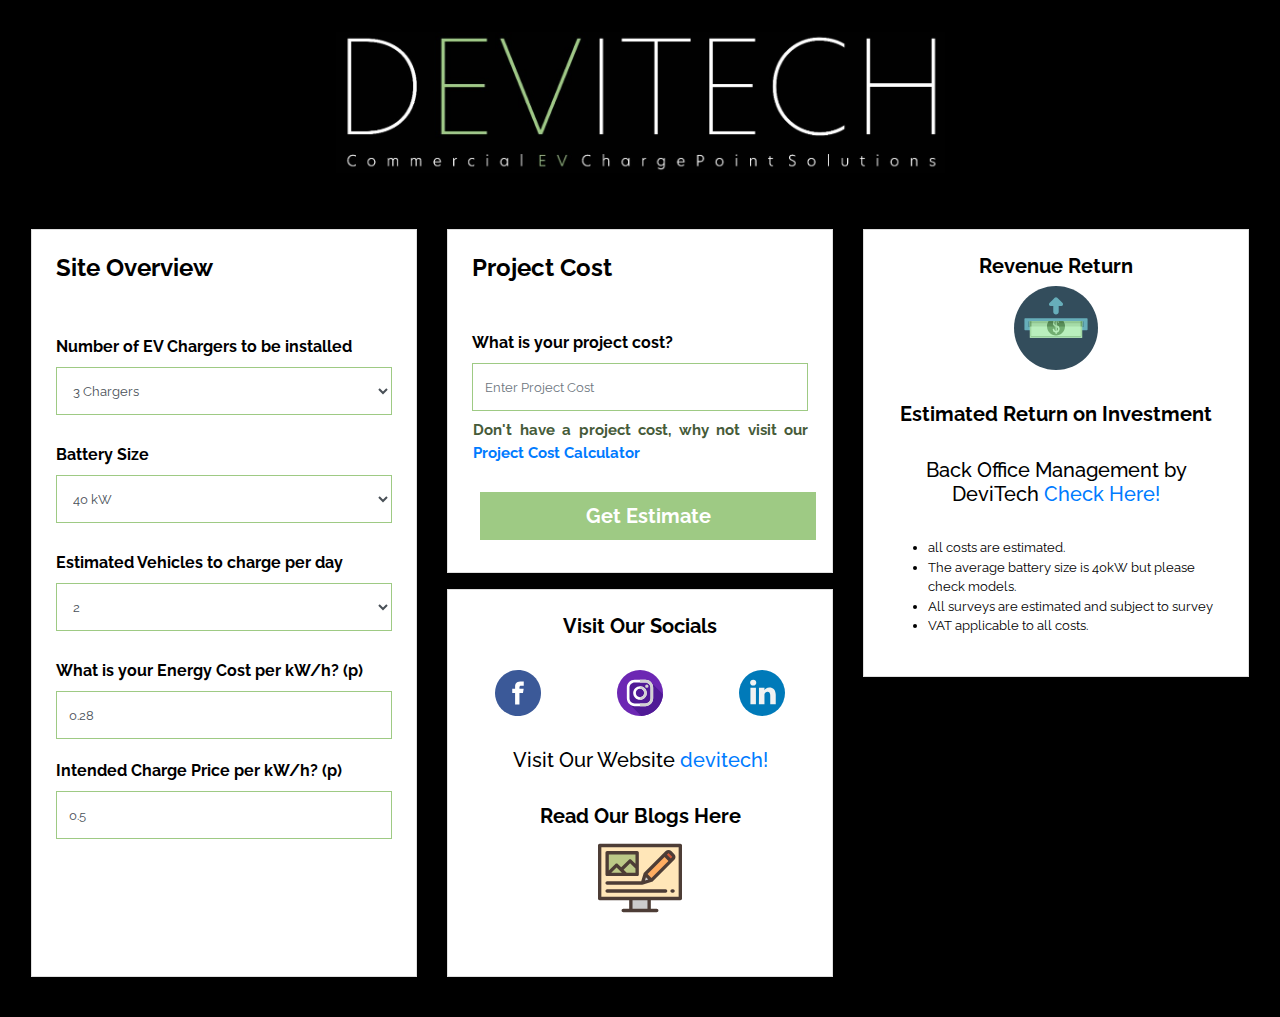
<file: revised_15_Nov_2022_evcalculator/calculator2.html>
<!DOCTYPE html>
<html lang="en">

<head>
    <meta charset="UTF-8"/>
    <meta content="width=device-width, user-scalable=no, initial-scale=1.0, maximum-scale=1.0, minimum-scale=1.0"
          name="viewport"/>
    <meta content="ie=edge" http-equiv="X-UA-Compatible"/>
    <title>Commercial EV Project Estimator</title>

    <link crossorigin="anonymous" href="https://stackpath.bootstrapcdn.com/bootstrap/4.3.1/css/bootstrap.min.css"
          integrity="sha384-ggOyR0iXCbMQv3Xipma34MD+dH/1fQ784/j6cY/iJTQUOhcWr7x9JvoRxT2MZw1T" rel="stylesheet"/>

    <link href="./styling.css" rel="stylesheet"/>
</head>

<body>
<div class="container-fluid">
    <div class="row p-3">
        <div class="col-md-12 my-3">
            <h1 class="text-center">
                <img src="./New_logo.jpeg" alt="logo" class="img-fluid w-50">
            </h1>
        </div>
    </div>
    <div aria-hidden="true" aria-labelledby="exampleModalLabel" class="modal fade" id="exampleModal"
                             role="dialog" tabindex="-1">
                            <div class="modal-dialog modal-dialog-scrollable" role="document">
                                <div class="modal-content">
                                    <div class="modal-header">
                                        <h5 class="modal-title" id="exampleModalLabel">
                                            Company Information
                                        </h5>
                                        <button aria-label="Close" class="close" data-dismiss="modal" type="button">
                                            <span aria-hidden="true">&times;</span>
                                        </button>
                                    </div>
                                    <div class="modal-body">
                                        <form id="companyInfoForm">
                                            <div class="form-group">
                                                <label for="textName">Name</label>
                                                <input aria-describedby="emailHelp" class="form-control" id="textName"
                                                       placeholder="Enter Name" type="text">
                                            </div>
                                            <div class="form-group">
                                                <label for="textEmail">Email Address</label>
                                                <input class="form-control" id="textEmail" placeholder="Enter Email Address"
                                                       type="email">
                                                <small class="form-text text-muted" id="emailHelp">We'll never share
                                                    your email with anyone else.</small>
                                            </div>
                                            <div class="form-group">
                                                <label for="textContact">Contact</label>
                                                <input class="form-control" id="textContact" placeholder="Enter Contact Number"
                                                       type="text">
                                            </div>
                                            <div class="form-group">
                                                <label for="textIndustry">Industry</label>
                                                <select class="form-control" id="textIndustry">
                                                    <option value="Offices" selected>Offices</option>
                                                    <option value="Hotels">Hotels</option>
                                                    <option value="Leisure">Leisure</option>
                                                    <option value="Manufacturing">Manufacturing</option>
                                                    <option value="Golf Courses">Golf courses</option>
                                                    <option value="Retail">Retail</option>
                                                    <option value="Car Park Operator">Car Park Operator</option>
                                                    <option value="Gyms/Spa">Gyms / Spa</option>
                                                    <option value="Construction">Construction</option>
                                                    <option value="Rail">Rail</option>
                                                    <option value="Restaurant">Restaurant</option>
                                                    <option value="Other">Other</option>
                                                </select>
                                            </div>
                                            <div class="form-group">
                                                <label for="noEmployees">Number of Employees</label>
                                                <input class="form-control" id="noEmployees" placeholder="Enter Number of Employees"
                                                       type="number">
                                            </div>
    
                                        </form>
                                    </div>
                                    <div class="modal-footer">
                                        <button class="btn btn-secondary" data-dismiss="modal" type="button">
                                            Close
                                        </button>
                                        <button class="btn btn-secondary" id="btnSave" type="button">
                                            Get Result!
                                        </button>
                                    </div>
                                </div>
                            </div>
                        </div>
    <div class="calculator2">
        <div class="row p-3">
        
            <div class="col-md-4 col-lg-4 mb-4 d-flex">
                <div class="card w-100  p-4 card w-100 -bottom">
                    <div id="part-1">
                        <h4 class="bold mb-5">Site Overview</h4>
    
    
                        <div class="row">
                            <div class="col-md-12 mt-1">
                                <label for="evChargers2">Number of EV Chargers to be installed</label>
                                <select class="form-control" id="evChargers2" name="evChargers2">
                                    <option value="1">1 Charger</option>
                                    <option value="2">2 Chargers</option>
                                    <option value="3" selected>3 Chargers</option>
                                    <option value="4">4 Chargers</option>
                                    <option value="5">5 Chargers</option>
                                    <option value="6">6 Chargers</option>
                                    <option value="7">7 Chargers</option>
                                    <option value="8">8 Chargers</option>
                                    <option value="9">9 Chargers</option>
                                    <option value="10">10 Chargers</option>
                                    <option value="11">11 Chargers</option>
                                    <option value="12">12 Chargers</option>
                                    <option value="13">13 Chargers</option>
                                    <option value="14">14 Chargers</option>
                                    <option value="15">15 Chargers</option>
                                    <option value="16">16 Chargers</option>
                                    <option value="17">17 Chargers</option>
                                    <option value="18">18 Chargers</option>
                                    <option value="19">19 Chargers</option>
                                    <option value="20">20 Chargers</option>
    
                                </select>
    
                                <br/>
                            </div>
                        </div>

                        <div class="row">
                            <div class="col-md-12 mt-1">
                                <label for="batterySize">Battery Size</label>
                                <select class="form-control" id="batterySize" name="batterySize">
                                    <option value="35">35 kW</option>
                                    <option value="40" selected>40 kW</option>
                                    <option value="45">45 kW</option>
                                    <option value="50">50 kW</option>
                                    <option value="55">55 kW</option>
                                    <option value="60">60 kW</option>
                                    <option value="65">65 kW</option>
                                    <option value="70">70 kW</option>
                                    <option value="75">75 kW</option>
                                    <option value="80">80 kW</option>
                                    <option value="95">95 kW</option>
                                    <option value="100">100 kW</option>
                                </select>
    
                                <br/>
                            </div>
                        </div>

                        <div class="row">
                            <div class="col-md-12 mt-1">
                                <label for="noVehicles">Estimated Vehicles to charge per day</label>
                                <select class="form-control" id="noVehicles" name="noVehicles">
                                    <option value="1">1</option>
                                    <option value="2" selected>2</option>
                                    <option value="3">3</option>
                                    <option value="4">4</option>
                                    <option value="5">5</option>
                                    <option value="6">6</option>
                                    <option value="7">7</option>
                                    <option value="8">8</option>
                                    <option value="9">9</option>
                                    <option value="10">10</option>
                                </select>
    
                                <br/>
                            </div>
                        </div>
    
                        <div class="row mb-3">
                            <div class="col-md-12 mt-1">
                                <label for="energyCost">What is your Energy Cost per kW/h? (p)</label>
        
                                <input class="form-control" id="energyCost" name="energyCost"
                                       placeholder="Enter Energy Cost" type="number" step="0.1" value="0.28">
                            </div>
                        </div>

                        <div class="row">
                            <div class="col-md-12 mt-1">
                                <label for="chargeCost">Intended Charge Price per kW/h? (p)</label>
        
                                <input class="form-control" id="chargeCost" name="chargeCost"
                                       placeholder="Enter Charge Price" type="number" step="0.1" value="0.5">
                            </div>
                        </div>
                    </div>
                </div>
            </div>
            <div class="col-md-4 col-lg-4 mb-4 ">
                <div class="card w-100  card w-100 -top p-4 d-flex">
                    <div class="row">
                        
                        <div class="col-md-12">
                            <h4 class="bold mb-5">Project Cost</h4>
                            <label for="projectCost">What is your project cost?</label>
    
                            <input class="form-control" id="projectCost" name="projectCost"
                                   placeholder="Enter Project Cost" type="number">
                        </div>
                    </div>
    
                    <div class="row mt-1">
                        
                        <div class="col-md-12 mt-1 pl-3">
                            <p style="font-size: 15px; font-weight: bold; text-align: justify; color: #465b39">Don't have a project cost, why not visit our <a href="#" class="btnProjectCalculator">Project Cost Calculator</a></p>
                        </div>
                    </div>
    
                    <div class="row mt-1">
                        <div class="col-md-12">
                            <button class="m-2 btn btn-success btn-lg btn-block modalOpen" id="calc2" type="button">
                                Get Estimate
                            </button>
                        </div>
                    </div>
                </div>
                <div class="card w-100  p-4 mt-3">
                    <div class="row">
    
                        <div class="col-md-12">
                            <h5 class="bold text-center">Visit Our Socials</h5>
                            <br>
                            <div class="row">
                                <div class="col-md-4">
                                    <h6 class="text-center">
                                        <a href="https://www.facebook.com/Devitech-106582868863395" target="_blank">
                                            <img src="./svg/fb.svg" alt="fb" class="img-fluid w-50">
                                        </a>
                                    </h6>
                                </div>
                                <div class="col-md-4">
                                    <h6 class="text-center">
                                        <a href="https://www.instagram.com/devitech.ev/" target="_blank">
                                            <img src="./svg/insta.svg" alt="fb" class="img-fluid w-50">
                                        </a>
                                    </h6>
                                </div>
                                <div class="col-md-4">
                                    <h6 class="text-center">
                                        <a href="https://www.linkedin.com/company/devitech-part-of-the-darcy-group/" target="_blank">
                                            <img src="./svg/linkedin.svg" alt="fb" class="img-fluid w-50">
                                        </a>
                                    </h6>
                                </div>
                            </div>
    
                            <br>
                            <h5 class="text-center">Visit Our Website <a href="https://devitech.co.uk/">devitech!</a></h5>
                            <br>
                            <h5 class="bold text-center">Read Our Blogs Here</h5>
                            <h6 class="text-center">
                                <a href="https://devitech.co.uk/blog" target="_blank">
                                    <img src="./svg/blog.svg" alt="fb" class="img-fluid w-25">
                                </a>
                            </h6>
    
    
                            <br>
                        </div>
                    </div>
                </div>
            </div>
            <div class="col-md-4 col-lg-4 mb-4 sticky-top" id="resultsDiv2">
                <div class="card w-100  p-4">
                    <div class="row">
    
                        <div class="col-md-12">
                            
                            <h5 class="bold text-center">Revenue Return</h5>
                            <h1 class="text-center"><img alt="svg" src="./money.svg" class="img-fluid w-25"/></h1>
                            <!-- <h3 class="big gold text-center" id="estimatedConstructionCost"></h3> -->
                            <br>
                            <h5 class="bold text-center">Estimated Return on Investment</h5>
                            <h3 class="big gold text-center" id="estimatedConstructionCostWithGrant2"></h3>
                            <br>
                            <h5 class="text-center">Back Office Management by DeviTech <a href="https://devitech.co.uk/back-office">Check Here!</a></h5>
                            <br>
                            <ul style="font-size: 13px">
                                <li>all costs are estimated.</li>
                                <li>The average battery size is 40kW but please check models.</li>
                                <li>All surveys are estimated and subject to survey
                                </li>
                                <li>VAT applicable to all costs.</li>
                            </ul>
                        </div>
                    </div>
                </div>
    
    
                
    
    
            </div>
        </div>
    </div>

        
        
    </div>
</div>

<script crossorigin="anonymous"
        integrity="sha256-CSXorXvZcTkaix6Yvo6HppcZGetbYMGWSFlBw8HfCJo="
        src="https://code.jquery.com/jquery-3.4.1.min.js"></script>

<script crossorigin="anonymous"
        integrity="sha384-JjSmVgyd0p3pXB1rRibZUAYoIIy6OrQ6VrjIEaFf/nJGzIxFDsf4x0xIM+B07jRM"
        src="https://stackpath.bootstrapcdn.com/bootstrap/4.3.1/js/bootstrap.min.js"></script>


<script src="./logic.js"></script>
</body>

</html>
</file>
<file: styling.css>
@import url('https://fonts.googleapis.com/css2?family=Raleway&display=swap');
body {
    font-family: 'Raleway', sans-serif;
    font-weight: 400;
    color: #000;
    background-color: #000000;
}

.bold, label {
    font-weight: bold;
}

.card {
    border-radius: 0px;
}

.card-top
{
    border-radius: 0 0px 0px 0px !important;
}

.card-bottom
{
    border-radius: 0px 0px 0px 0px !important;
}

.bg-green
{
    background-color: #9ECA84;
    color: #fff;
    cursor: pointer;
}

.form-control {
    box-shadow: none;
    border-radius: 0px;
    height: 3rem;
    border: 1px solid #9ECA84;
    font-size: 13px;
}

#modalOpen
{
    background-color: #9ECA84;
    color: #fff;
    font-weight: bold;
}

.form-control:focus {
    box-shadow: 1px 5px 10px #C9C782;
    border-radius: 0px;
    height: 3rem;
    border: 2px solid #9ECA84;
    font-size: 13px;
}

.btn-group > .btn:not(:last-child):not(.dropdown-toggle), .btn-group > .btn:last-child:not(.dropdown-toggle) {
    border-radius: 0px;
    border: 1px solid #000;
    cursor: pointer;
    box-shadow: none;


}
.btn-success{
    background-color: #9ECA84 !important;
    color: #fff;
    font-weight: bold;
    border: 1px solid #9ECA84;
    border-radius: 0px;
}

.desc {
    font-weight: 300;
    font-size: 14px;
}

.headline {
    font-weight: 700;
    font-size: 14px;
}

.card.constructionOption:hover {
    cursor: pointer;
    border: 1px solid #9ECA84;
    box-shadow: 1px 5px 10px #ccc;
}


.gold {
    color: #9ECA84;
}

.irs--round .irs-bar {
    background-color: #9ECA84;
}

.irs--round .irs-from, .irs--round .irs-to, .irs--round .irs-single, .irs--round .irs-min, .irs--round .irs-max {
    background-color: #9ECA84;
    color: white;
    font-family: 'Raleway', sans-serif;
}

.irs--round .irs-from:before, .irs--round .irs-to:before, .irs--round .irs-single:before {
    border-top-color: #9ECA84;
}

.irs--round .irs-handle {
    top: 26px;
    width: 24px;
    height: 24px;
    border: 4px solid #9ECA84;
    background-color: white;
    border-radius: 0;
    box-shadow: 0 1px 3px rgb(0 0 255 / 30%);
}

.active {
    background-color: #9ECA84;
    color: white;
    border-radius: 0;
}

.big {
    font-weight: bold;
}
.buttons .btn{
    border-radius: 0;
    width: 30%;
    height: 3rem;
}
</file>
<file: revised_15_Nov_2022_evcalculator/styling.css>
@import url('https://fonts.googleapis.com/css2?family=Raleway&display=swap');
body {
    font-family: 'Raleway', sans-serif;
    font-weight: 400;
    color: #000;
    background-color: #000000;
}

.bold, label {
    font-weight: bold;
}

.card {
    border-radius: 0px;
}

.card-top
{
    border-radius: 0 0px 0px 0px !important;
}

.card-bottom
{
    border-radius: 0px 0px 0px 0px !important;
}

.bg-green
{
    background-color: #9ECA84;
    color: #fff;
    cursor: pointer;
}

.form-control {
    box-shadow: none;
    border-radius: 0px;
    height: 3rem;
    border: 1px solid #9ECA84;
    font-size: 13px;
}

#modalOpen
{
    background-color: #9ECA84;
    color: #fff;
    font-weight: bold;
}

.form-control:focus {
    box-shadow: 1px 5px 10px #C9C782;
    border-radius: 0px;
    height: 3rem;
    border: 2px solid #9ECA84;
    font-size: 13px;
}

.btn-group > .btn:not(:last-child):not(.dropdown-toggle), .btn-group > .btn:last-child:not(.dropdown-toggle) {
    border-radius: 0px;
    border: 1px solid #000;
    cursor: pointer;
    box-shadow: none;


}
.btn-success{
    background-color: #9ECA84 !important;
    color: #fff;
    font-weight: bold;
    border: 1px solid #9ECA84;
    border-radius: 0px;
}

.desc {
    font-weight: 300;
    font-size: 14px;
}

.headline {
    font-weight: 700;
    font-size: 20px;
}

.card.constructionOption:hover {
    cursor: pointer;
    border: 1px solid #9ECA84;
    box-shadow: 1px 5px 10px #ccc;
}


.gold {
    color: #9ECA84;
}

.irs--round .irs-bar {
    background-color: #9ECA84;
}

.irs--round .irs-from, .irs--round .irs-to, .irs--round .irs-single, .irs--round .irs-min, .irs--round .irs-max {
    background-color: #9ECA84;
    color: white;
    font-family: 'Raleway', sans-serif;
}

.irs--round .irs-from:before, .irs--round .irs-to:before, .irs--round .irs-single:before {
    border-top-color: #9ECA84;
}

.irs--round .irs-handle {
    top: 26px;
    width: 24px;
    height: 24px;
    border: 4px solid #9ECA84;
    background-color: white;
    border-radius: 0;
    box-shadow: 0 1px 3px rgb(0 0 255 / 30%);
}

.active {
    background-color: #9ECA84;
    color: white;
    border-radius: 0;
}

.big {
    font-weight: bold;
}
.buttons .btn{
    border-radius: 0;
    width: 30%;
    height: 3rem;
}
</file>
